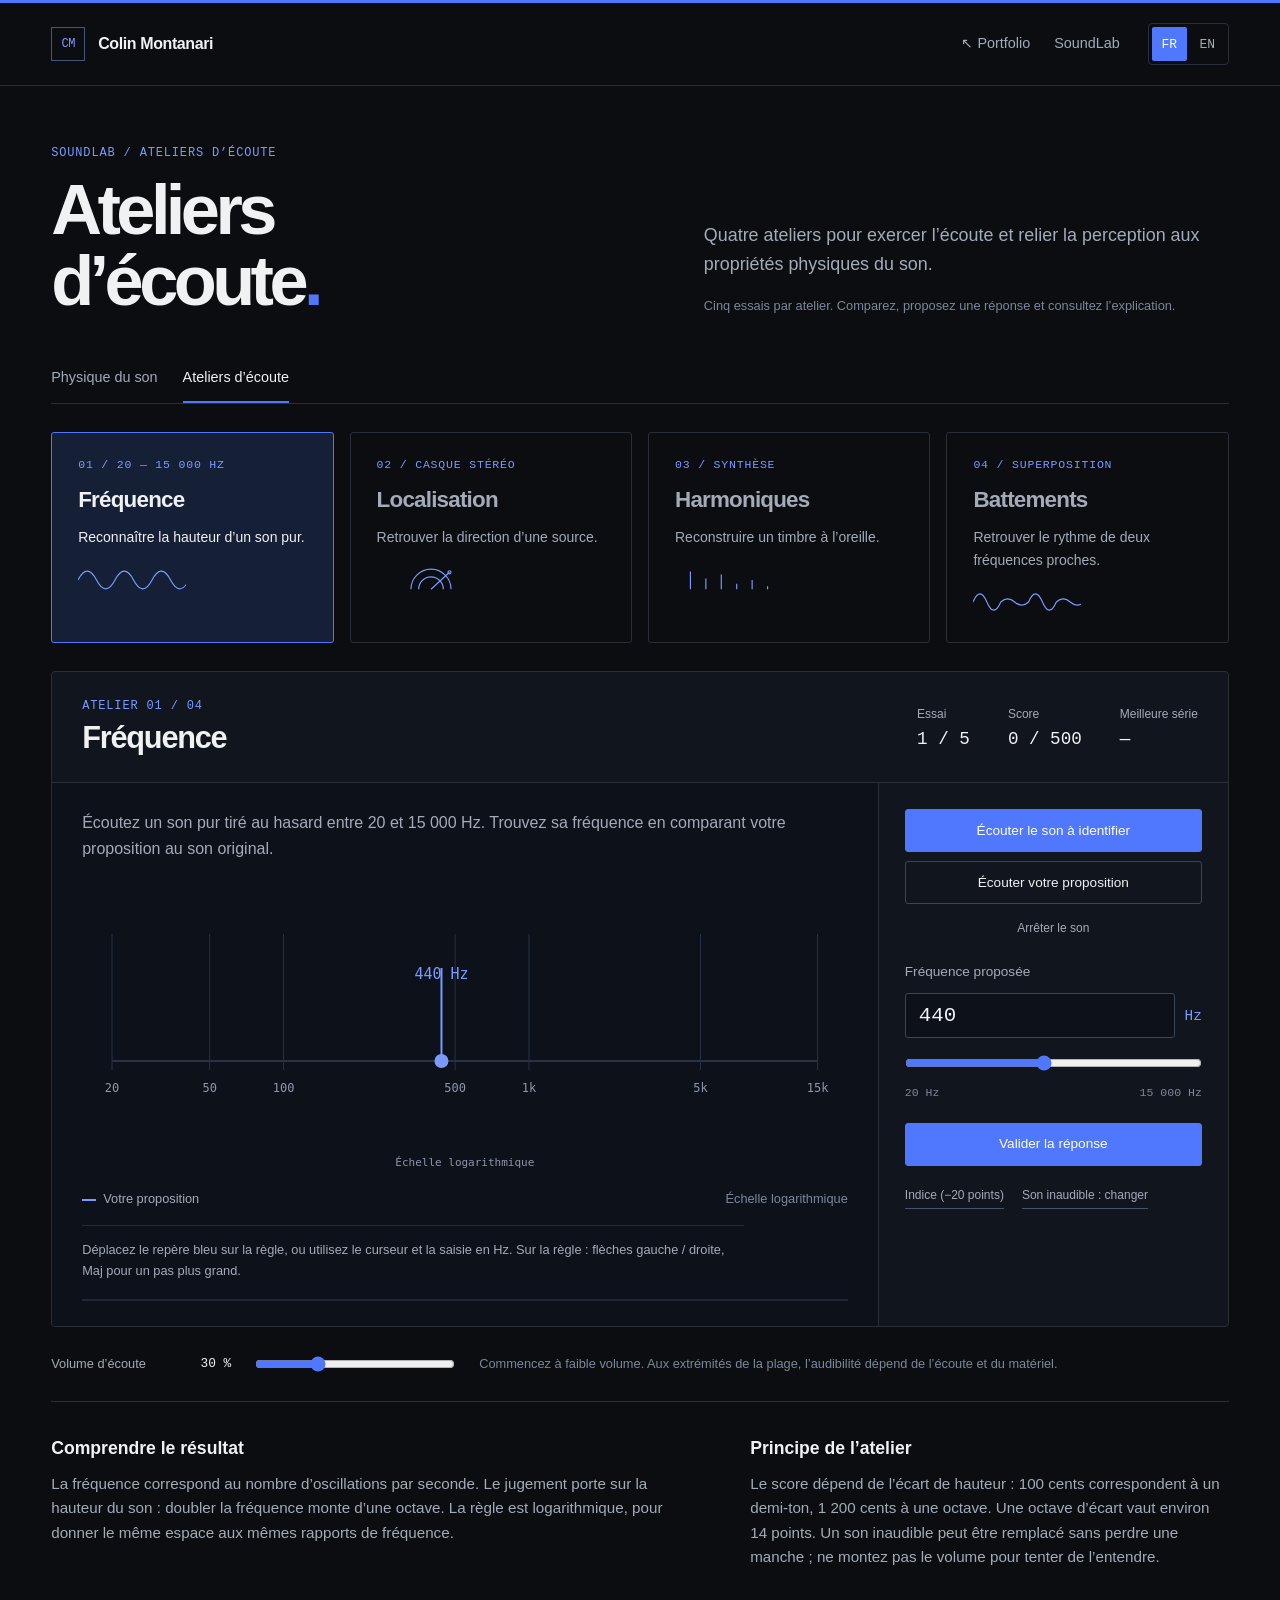
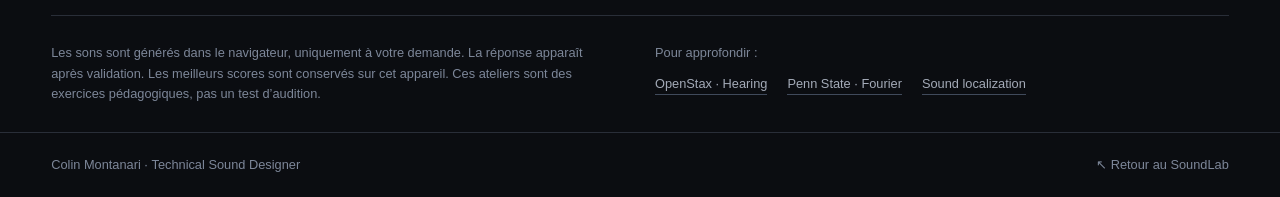
<file: ateliers.html>
<!DOCTYPE html>
<html lang="fr">
<head>
  <meta charset="UTF-8"><meta name="viewport" content="width=device-width, initial-scale=1">
  <meta name="description" content="SoundLab : quatre ateliers d’écoute sur la fréquence, la localisation, les harmoniques et les battements.">
  <meta name="theme-color" content="#0b0d11"><title>Ateliers d’écoute — Colin Montanari</title>
  <link rel="icon" href="data:image/svg+xml,%3Csvg xmlns='http://www.w3.org/2000/svg' viewBox='0 0 64 64'%3E%3Crect width='64' height='64' rx='10' fill='%230b0d11'/%3E%3Ctext x='32' y='41' text-anchor='middle' font-family='Arial,sans-serif' font-size='29' font-weight='700' fill='%235078ff'%3ECM%3C/text%3E%3C/svg%3E">
  <link rel="stylesheet" href="soundlab.css?v=20261007-soundlab"><link rel="stylesheet" href="jeux.css?v=20261007-soundlab">
  <script src="jeux-core.js?v=20261007-soundlab" defer></script><script src="jeux-audio.js?v=20261007-soundlab" defer></script><script src="jeux.js?v=20261007-soundlab" defer></script>
</head>
<body>
  <a class="skip-link" href="#main" data-copy="skip">Aller au contenu</a>
  <header class="shell"><div class="nav"><a class="brand" href="index.html"><span class="brand-mark" aria-hidden="true">CM</span>Colin Montanari</a><div class="nav-actions"><nav class="page-links" aria-label="Navigation"><a class="back" href="index.html" data-copy="portfolio">↖ Portfolio</a><a class="back" href="soundlab.html">SoundLab</a></nav><div class="language-switch" role="group" aria-label="Langue"><button type="button" data-language="fr" aria-label="Français" aria-pressed="true">FR</button><button type="button" data-language="en" aria-label="English" aria-pressed="false">EN</button></div></div></div></header>
  <main class="shell" id="main">
    <section class="intro"><div><p class="mono eyebrow" data-copy="eyebrow">SoundLab / Ateliers d’écoute</p><h1 data-copy="title">Ateliers d’écoute<span>.</span></h1></div><div class="intro-copy"><p data-copy="intro">Quatre ateliers pour exercer l’écoute et relier la perception aux propriétés physiques du son.</p><p class="intro-note" data-copy="introNote">Cinq essais par atelier. Comparez, proposez une réponse et consultez l’explication.</p></div></section>
    <nav class="soundlab-sections" aria-label="Sections SoundLab"><a href="soundlab.html" data-copy="physicsTab" >Physique du son</a><a href="ateliers.html" data-copy="listeningTab" aria-current="page">Ateliers d’écoute</a></nav>
    <nav class="game-menu" aria-label="Ateliers d’écoute">
      <button type="button" class="game-card" data-game="frequency" aria-pressed="true" aria-controls="game"><span class="mono">01 / 20 — 15 000 Hz</span><strong data-copy="frequency">Fréquence</strong><span data-copy="frequencyCard">Reconnaître la hauteur d’un son pur.</span><svg viewBox="0 0 140 26" aria-hidden="true"><path d="M0 13Q12-10 24 13T48 13T72 13T96 13T120 13T144 13"/></svg></button>
      <button type="button" class="game-card" data-game="location" aria-pressed="false" aria-controls="game"><span class="mono" data-copy="locationTag">02 / Casque stéréo</span><strong data-copy="location">Localisation</strong><span data-copy="locationCard">Retrouver la direction d’une source.</span><svg viewBox="0 0 140 26" aria-hidden="true"><path d="M44 25a26 26 0 0 1 52 0M54 25a16 16 0 0 1 32 0M70 25L94 3"/><circle cx="94" cy="3" r="2"/></svg></button>
      <button type="button" class="game-card" data-game="harmonics" aria-pressed="false" aria-controls="game"><span class="mono" data-copy="harmonicsTag">03 / Synthèse</span><strong data-copy="harmonics">Harmoniques</strong><span data-copy="harmonicsCard">Reconstruire un timbre à l’oreille.</span><svg viewBox="0 0 140 26" aria-hidden="true"><path d="M20 25V2M40 25V11M60 25V6M80 25V18M100 25V13M120 25V21"/></svg></button>
      <button type="button" class="game-card" data-game="beats" aria-pressed="false" aria-controls="game"><span class="mono" data-copy="beatsTag">04 / Superposition</span><strong data-copy="beats">Battements</strong><span data-copy="beatsCard">Retrouver le rythme de deux fréquences proches.</span><svg viewBox="0 0 140 26" aria-hidden="true"><path d="M0 13Q9-8 18 13T36 13Q45 5 54 13T72 13Q81-8 90 13T108 13Q117 5 126 13T144 13"/></svg></button>
    </nav>
    <section class="game-panel" id="game" aria-labelledby="game-title">
      <div class="game-header"><div><p class="mono" id="game-number">Atelier 01 / 04</p><h2 id="game-title">Fréquence</h2></div><div class="scoreboard"><div><span data-copy="round">Manche</span><strong id="round-value">1 / 5</strong></div><div><span data-copy="score">Score</span><strong id="score-value">0 / 500</strong></div><div><span data-copy="best">Meilleure série</span><strong id="best-value">—</strong></div></div></div>
      <div class="game-body"><div class="game-stage"><p class="game-task" id="task"></p><div class="game-canvas-wrap"><canvas id="game-canvas" tabindex="0" role="group" aria-describedby="gesture-instructions"></canvas></div><div class="stage-legend"><span class="guess-key" data-copy="yourGuess">Votre proposition</span><span class="target-key" id="target-key" data-copy="answer" hidden>Réponse</span><span id="stage-note"></span></div><p class="interaction-instructions" id="gesture-instructions"></p><div class="playback" aria-hidden="true"><span id="playback-indicator"></span></div></div>
      <aside class="game-controls"><div class="audio-actions"><button type="button" class="small-button primary" id="play-target" aria-pressed="false" data-copy="listenTarget">Écouter le son à identifier</button><button type="button" class="small-button" id="play-guess" aria-pressed="false" data-copy="listenGuess">Écouter votre proposition</button><button type="button" class="stop-button" id="stop" data-copy="stop">Arrêter le son</button></div><div id="guess-controls"></div><button type="button" class="small-button primary validate" id="submit" data-copy="submit">Valider la réponse</button><div class="help-actions"><button type="button" class="text-button" id="hint" data-copy="hint">Indice (−20 points)</button><button type="button" class="text-button" id="replace" data-copy="replace">Son inaudible : changer</button></div><p id="hint-text" class="hint-text" hidden></p><p class="game-message" id="message" role="status" aria-live="polite"></p></aside></div>
      <div class="result" id="result" hidden><div><p class="mono" data-copy="result">Résultat</p><h3 id="result-title"></h3><p id="result-copy"></p></div><div class="result-actions"><strong id="round-score"></strong><button type="button" class="small-button primary" id="next" data-copy="next">Manche suivante</button></div></div>
    </section>
    <div class="listening-settings"><label for="volume"><span data-copy="volume">Volume d’écoute</span><output id="volume-value" for="volume">30 %</output></label><input type="range" id="volume" min="0" max="100" value="30" step="1"><p id="listening-note"></p></div>
    <section class="explanation"><div><h3 data-copy="understand">Comprendre le résultat</h3><p id="learning"></p></div><div><h3 data-copy="rules">Principe de l’atelier</h3><p id="rules"></p></div></section>
    <section class="series" id="series" hidden aria-labelledby="series-title"><div class="series-heading"><h2 id="series-title" data-copy="series">Bilan de la série</h2><p id="series-total"></p></div><ol id="series-list"></ol></section>
    <section class="method"><div><p data-copy="method">Les sons sont générés dans le navigateur, uniquement à votre demande. Les propositions restent visibles ; la réponse apparaît après validation. Les meilleurs scores sont conservés sur cet appareil.</p></div><div><p data-copy="sources">Pour approfondir :</p><div class="sources"><a href="https://openstax.org/books/college-physics-2e/pages/17-6-hearing" target="_blank" rel="noopener">OpenStax · Hearing</a><a href="https://www.acs.psu.edu/drussell/Demos/Fourier/Fourier.html" target="_blank" rel="noopener">Penn State · Fourier</a><a href="https://pmc.ncbi.nlm.nih.gov/articles/PMC3858499/" target="_blank" rel="noopener">Sound localization</a></div></div></section>
    <noscript><p>Activez JavaScript pour utiliser les ateliers. / Enable JavaScript to use the workshops.</p></noscript>
  </main><footer class="shell"><span>Colin Montanari · <span lang="en">Technical Sound Designer</span></span><a href="soundlab.html" data-copy="backLab">↖ Retour au SoundLab</a></footer>
</body>
</html>
</file>
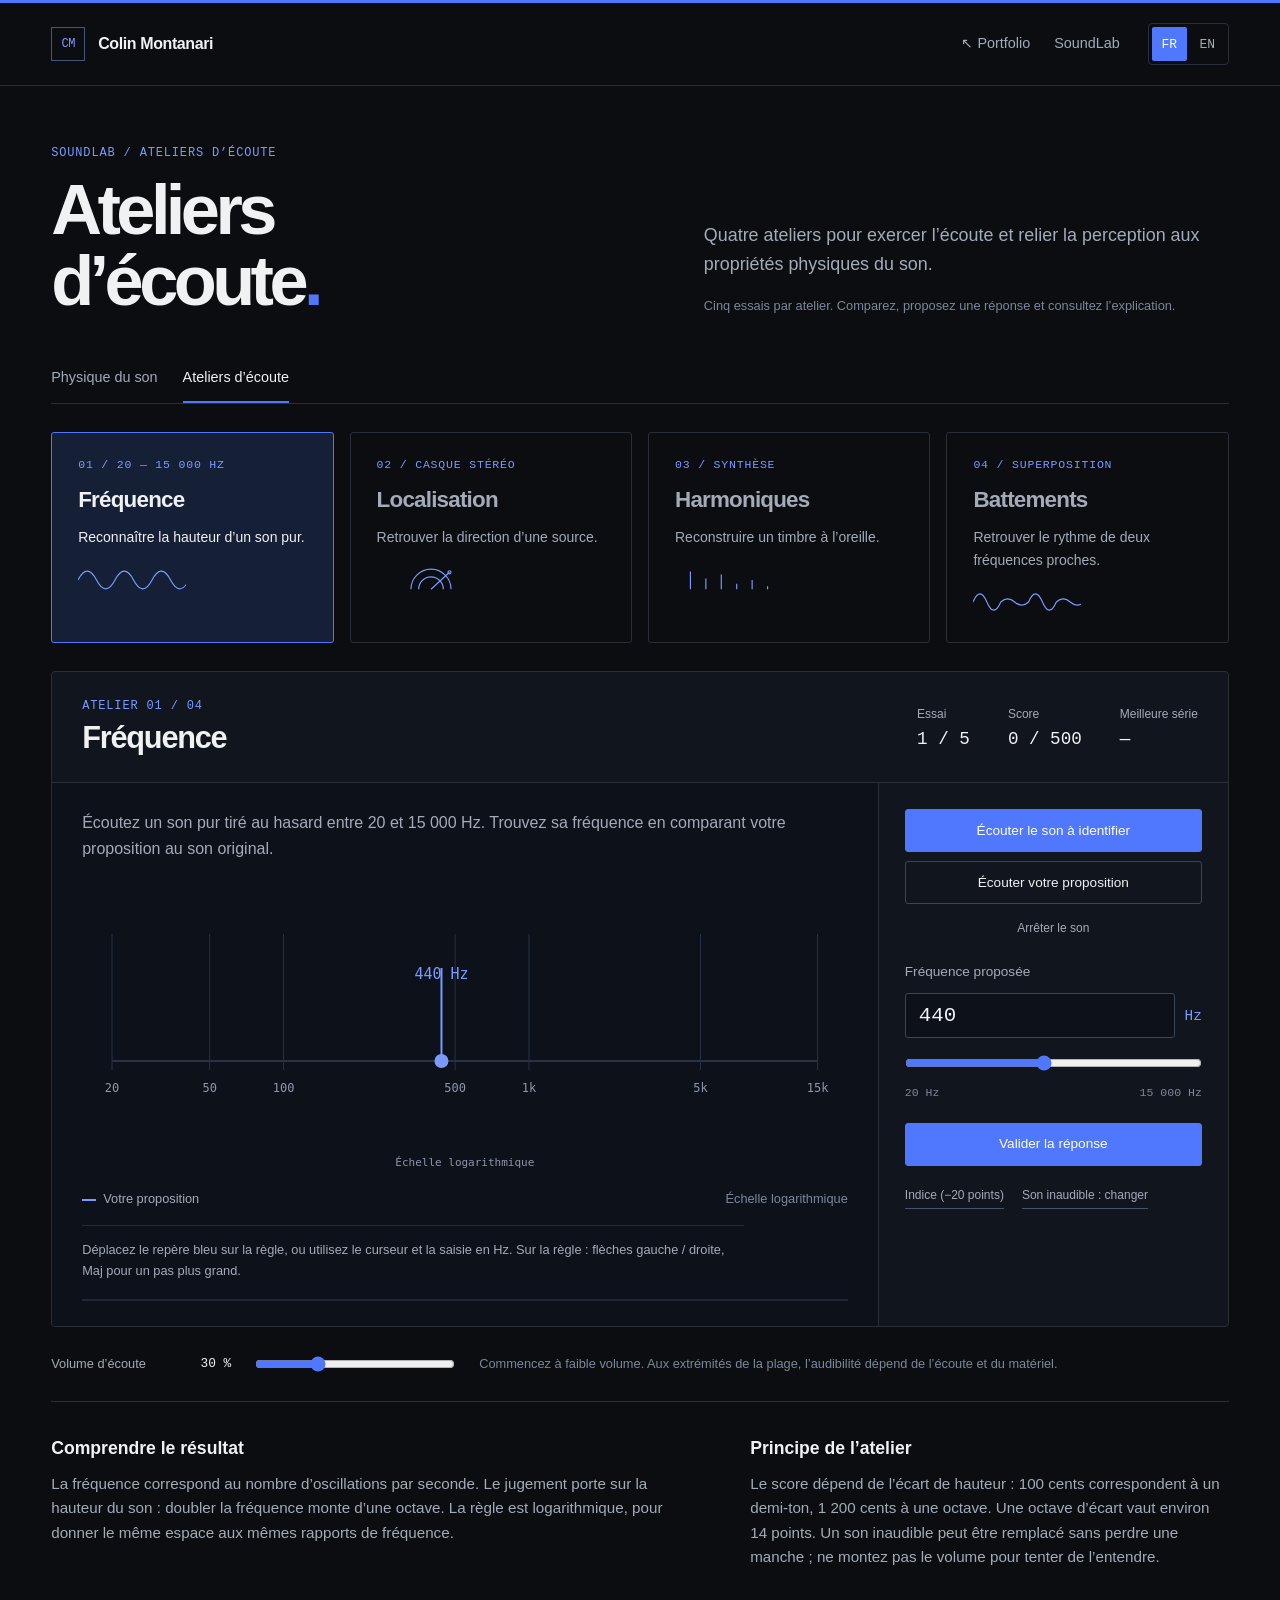
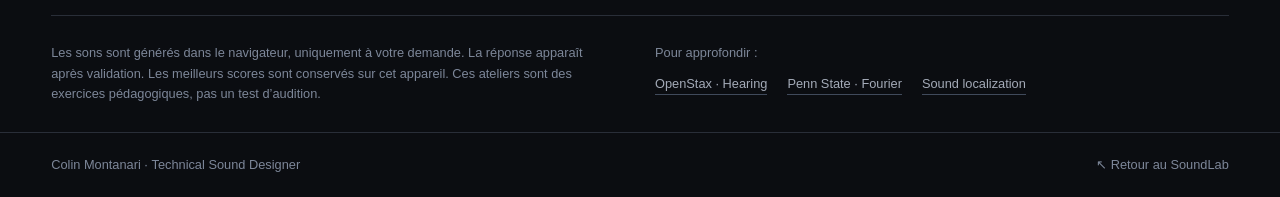
<file: jeux.html>
<!doctype html><html lang="fr"><head><meta charset="utf-8"><meta name="viewport" content="width=device-width,initial-scale=1"><title>SoundLab · Ateliers d’écoute</title><meta http-equiv="refresh" content="0;url=ateliers.html"></head><body><p><a href="ateliers.html">SoundLab · Ateliers d’écoute</a></p><script>location.replace('ateliers.html'+location.search+location.hash);</script></body></html>
</file>
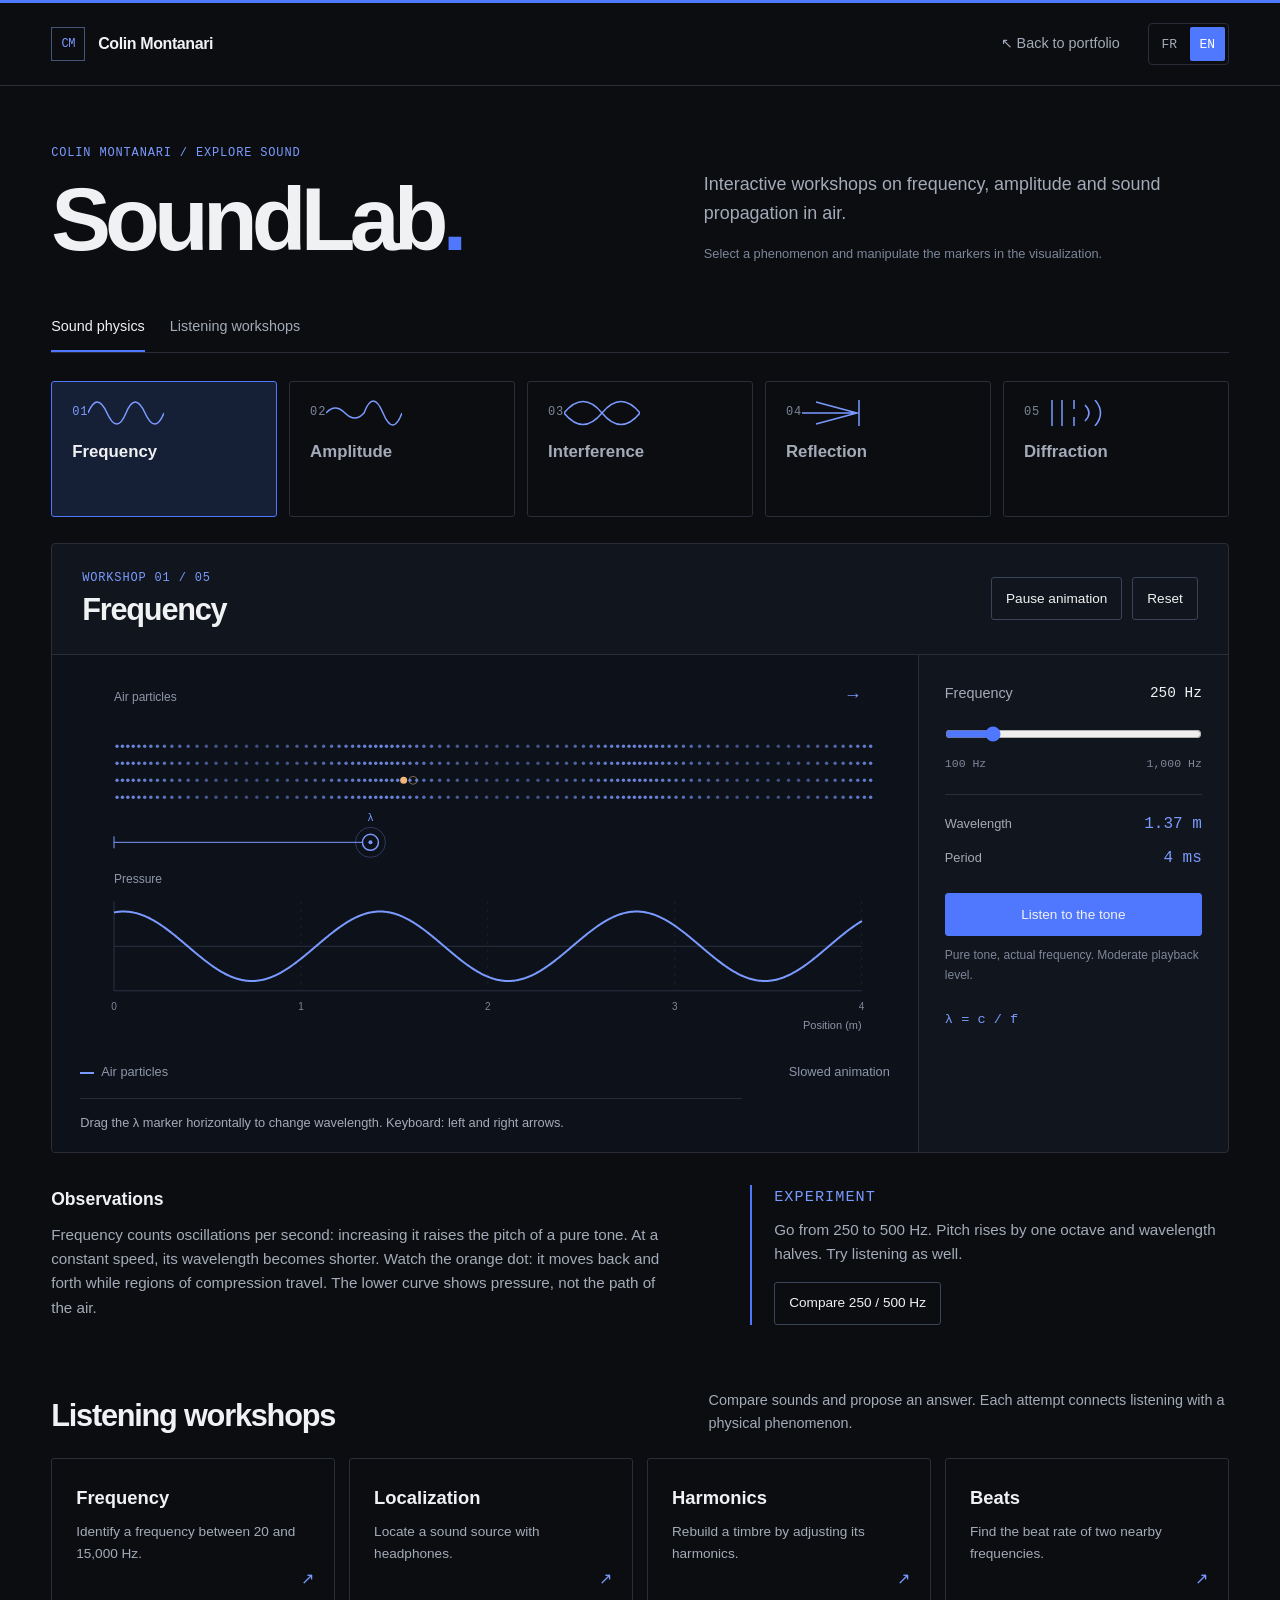
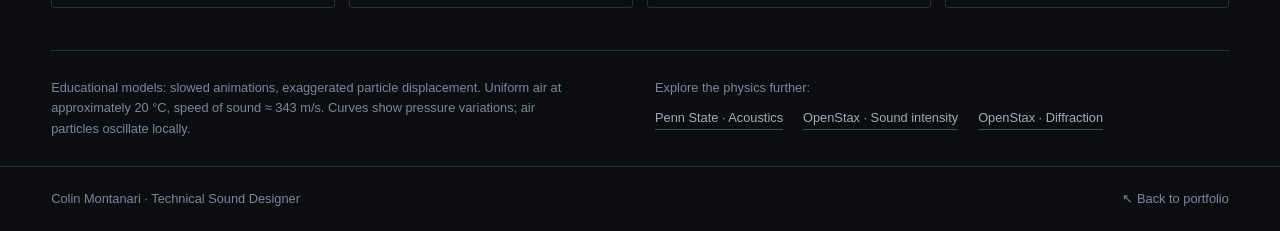
<file: soundlab.html>
<!DOCTYPE html>
<html lang="fr">
<head>
  <meta charset="UTF-8">
  <meta name="viewport" content="width=device-width, initial-scale=1">
  <meta name="description" content="SoundLab de Colin Montanari : cinq ateliers interactifs pour explorer la physique du son.">
  <meta name="theme-color" content="#0b0d11">
  <title>SoundLab — Colin Montanari</title>
  <link rel="icon" href="data:image/svg+xml,%3Csvg xmlns='http://www.w3.org/2000/svg' viewBox='0 0 64 64'%3E%3Crect width='64' height='64' rx='10' fill='%230b0d11'/%3E%3Ctext x='32' y='41' text-anchor='middle' font-family='Arial,sans-serif' font-size='29' font-weight='700' fill='%235078ff'%3ECM%3C/text%3E%3C/svg%3E">
  <link rel="stylesheet" href="soundlab.css?v=20261007-soundlab">
  <script src="soundlab-physics.js" defer></script>
  <script src="soundlab.js?v=20261007-soundlab" defer></script>
</head>
<body>
  <a class="skip-link" href="#main" data-copy="skip">Aller au contenu</a>
  <header class="shell"><div class="nav">
    <a class="brand" href="index.html"><span class="brand-mark" aria-hidden="true">CM</span>Colin Montanari</a>
    <div class="nav-actions"><nav class="page-links" aria-label="Navigation"><a class="back" href="index.html" data-copy="back">↖ Retour au portfolio</a></nav>
      <div class="language-switch" role="group" aria-label="Langue">
        <button type="button" data-language="fr" aria-label="Français" aria-pressed="true">FR</button>
        <button type="button" data-language="en" aria-label="English" aria-pressed="false">EN</button>
      </div>
    </div>
  </div></header>
  <main class="shell" id="main">
    <section class="intro" aria-labelledby="title">
      <div><p class="mono eyebrow" data-copy="eyebrow">Colin Montanari / Explorer le son</p><h1 id="title">SoundLab<span>.</span></h1></div>
      <div class="intro-copy"><p data-copy="intro">Ateliers interactifs sur la fréquence, l’amplitude et la propagation du son dans l’air.</p><p class="intro-note" data-copy="introNote">Sélectionnez un phénomène et manipulez les repères dans la visualisation.</p></div>
    </section>
<nav class="soundlab-sections" aria-label="Sections SoundLab"><a href="soundlab.html" data-copy="physicsTab" aria-current="page">Physique du son</a><a href="ateliers.html" data-copy="listeningTab" >Ateliers d’écoute</a></nav>
    <nav class="workshops" aria-label="Ateliers SoundLab">
      <button class="workshop" type="button" data-workshop="frequency" aria-pressed="true" aria-controls="studio"><span class="workshop-top"><span class="mono">01</span><svg viewBox="0 0 76 26" aria-hidden="true"><path d="M0 13Q9-9 19 13T38 13T57 13T76 13"/></svg></span><strong data-copy="frequency">Fréquence</strong></button>
      <button class="workshop" type="button" data-workshop="amplitude" aria-pressed="false" aria-controls="studio"><span class="workshop-top"><span class="mono">02</span><svg viewBox="0 0 76 26" aria-hidden="true"><path d="M0 13Q9 3 19 13T38 13Q47-11 57 13T76 13"/></svg></span><strong data-copy="amplitude">Amplitude</strong></button>
      <button class="workshop" type="button" data-workshop="interference" aria-pressed="false" aria-controls="studio"><span class="workshop-top"><span class="mono">03</span><svg viewBox="0 0 76 26" aria-hidden="true"><path d="M0 13Q19-10 38 13T76 13M0 13Q19 36 38 13T76 13"/></svg></span><strong data-copy="interference">Interférences</strong></button>
      <button class="workshop" type="button" data-workshop="reflection" aria-pressed="false" aria-controls="studio"><span class="workshop-top"><span class="mono">04</span><svg viewBox="0 0 76 26" aria-hidden="true"><path d="M14 24L55 13 14 2M57 0V26M0 13H55"/></svg></span><strong data-copy="reflection">Réflexion</strong></button>
      <button class="workshop" type="button" data-workshop="diffraction" aria-pressed="false" aria-controls="studio"><span class="workshop-top"><span class="mono">05</span><svg viewBox="0 0 76 26" aria-hidden="true"><path d="M12 0V26M22 0V26M34 0V9M34 17V26M45 5Q53 13 45 21M55 0Q66 13 55 26"/></svg></span><strong data-copy="diffraction">Diffraction</strong></button>
    </nav>
    <section class="studio" id="studio" aria-labelledby="workshop-title">
      <div class="studio-heading"><div><p class="mono" id="workshop-number">Atelier 01 / 05</p><h2 id="workshop-title">Fréquence</h2></div><div class="transport"><button class="small-button" type="button" id="pause" aria-pressed="false" data-copy="pause">Mettre en pause</button><button class="small-button" type="button" id="reset" data-copy="reset">Réinitialiser</button></div></div>
      <div class="studio-body">
        <div class="visual"><div class="canvas-wrap"><canvas id="lab-canvas" role="group" tabindex="0" aria-describedby="interaction-instructions" aria-label="Mouvement longitudinal des particules d’air et pression"></canvas></div><div class="visual-caption"><div class="legend" id="legend"></div><span id="view-note"></span></div><p class="interaction-instructions" id="interaction-instructions"></p></div>
        <div class="controls"><div id="inputs"></div><div class="metrics" id="metrics"></div><div class="probe-readout" id="probe-readout" hidden><div class="probe-label"><span data-copy="probePressure">Pression locale</span><span id="probe-value">0</span></div><canvas id="probe-trace" width="280" height="76" role="img" aria-label="Historique de la pression au capteur"></canvas><p data-copy="probeNote">Valeurs relatives du modèle. Le tracé suit la pression au capteur.</p></div><button type="button" class="small-button listen" id="listen" aria-pressed="false" data-copy="listen">Écouter le son</button><p class="audio-note" id="audio-note" data-copy="audioNote">Son pur, fréquence réelle. Niveau d’écoute modéré.</p><p class="audio-error" id="audio-error" role="status" hidden></p><p class="formula" id="formula"></p></div>
      </div>
    </section>
    <section class="explanation" aria-labelledby="explanation-title"><div><h3 id="explanation-title" data-copy="observe">Observations</h3><p id="explanation"></p></div><div class="challenge"><p class="mono" data-copy="try">Expérience</p><p id="challenge-text"></p><button class="small-button" type="button" id="challenge"></button></div></section>
    <section class="listening-hub" aria-labelledby="listening-hub-title"><div class="listening-hub-heading"><h2 id="listening-hub-title" data-copy="listeningTab">Ateliers d’écoute</h2><p data-copy="listeningIntro">Comparez les sons et proposez une réponse. Chaque essai permet de relier votre écoute à un phénomène.</p></div><div class="listening-hub-cards"><a class="listening-hub-card" href="ateliers.html#frequency"><h3 data-copy="frequency"></h3><p data-copy="frequencyExercise"></p><span aria-hidden="true">↗</span></a><a class="listening-hub-card" href="ateliers.html#location"><h3 data-copy="locationWorkshop"></h3><p data-copy="locationExercise"></p><span aria-hidden="true">↗</span></a><a class="listening-hub-card" href="ateliers.html#harmonics"><h3 data-copy="harmonicsWorkshop"></h3><p data-copy="harmonicsExercise"></p><span aria-hidden="true">↗</span></a><a class="listening-hub-card" href="ateliers.html#beats"><h3 data-copy="beatsWorkshop"></h3><p data-copy="beatsExercise"></p><span aria-hidden="true">↗</span></a></div></section>
    <section class="method" aria-label="À propos des expériences"><div><p data-copy="method">Modèles pédagogiques : animations ralenties, déplacements des particules amplifiés. Air homogène à environ 20 °C, vitesse du son ≈ 343 m/s. Les courbes montrent des variations de pression ; l’air oscille sur place.</p></div><div><p data-copy="sources">Pour approfondir les phénomènes :</p><div class="sources"><a href="https://www.acs.psu.edu/drussell/demos.html" target="_blank" rel="noopener">Penn State · Acoustics</a><a href="https://openstax.org/books/college-physics-2e/pages/17-3-sound-intensity-and-sound-level" target="_blank" rel="noopener">OpenStax · Sound intensity</a><a href="https://openstax.org/books/university-physics-volume-3/pages/4-1-single-slit-diffraction" target="_blank" rel="noopener">OpenStax · Diffraction</a></div></div></section>
    <noscript><p>Activez JavaScript pour utiliser les ateliers interactifs. / Enable JavaScript to use the interactive workshops.</p></noscript>
  </main>
  <footer class="shell"><span>Colin Montanari · <span lang="en">Technical Sound Designer</span></span><a href="index.html" data-copy="back">↖ Retour au portfolio</a></footer>
</body>
</html>
</file>
<file: soundlab.css>
:root{--bg:#0b0d11;--surface:#11151d;--text:#f0f1f3;--muted:#a4abb8;--blue:#7b9aff;--electric:#5078ff;--line:#292e38;--amber:#efb87a;--gutter:clamp(22px,4vw,104px)}
*,*::before,*::after{box-sizing:border-box}body{margin:0;background:var(--bg);color:var(--text);font:400 1rem/1.6 'Segoe UI',Arial,sans-serif;-webkit-font-smoothing:antialiased}a{color:inherit;text-decoration:none}button,input{font:inherit}button{cursor:pointer}a:focus-visible,button:focus-visible,input:focus-visible{outline:2px solid var(--blue);outline-offset:5px}::selection{background:var(--electric);color:white}[hidden]{display:none!important}.shell{padding-inline:var(--gutter)}.mono{font-family:Consolas,'Courier New',monospace;font-size:.75rem;text-transform:uppercase;letter-spacing:.07em}.sr-only{position:absolute;width:1px;height:1px;padding:0;overflow:hidden;clip:rect(0,0,0,0);white-space:nowrap}
header{border-top:3px solid var(--electric);border-bottom:1px solid var(--line)}.nav{min-height:82px;display:flex;align-items:center;justify-content:space-between;gap:22px}.brand{display:flex;align-items:center;gap:13px;font-weight:650;letter-spacing:-.025em}.brand-mark{display:grid;place-items:center;width:34px;height:34px;border:1px solid #455575;color:var(--blue);font:.75rem Consolas,monospace}.nav-actions{display:flex;align-items:center;gap:28px}.back{color:var(--muted);font-size:.9rem}.back:hover{color:var(--blue)}.language-switch{display:flex;gap:3px;padding:3px;border:1px solid var(--line);border-radius:4px}.language-switch button{border:0;background:transparent;color:var(--muted);min-height:34px;min-width:35px;border-radius:2px;font:.8125rem Consolas,monospace}.language-switch [aria-pressed=true]{background:var(--electric);color:white}.skip-link{position:absolute;top:10px;left:10px;padding:10px;background:white;color:#0b0d11;z-index:20;transform:translateY(-160%)}.skip-link:focus{transform:none}
.intro{padding-block:58px 38px;display:grid;grid-template-columns:1fr 1fr;align-items:end;gap:40px}.eyebrow{color:var(--blue);margin:0 0 12px}h1{font-size:clamp(4rem,7vw,8rem);line-height:1;letter-spacing:-.065em;margin:0;font-weight:600}h1 span{color:var(--electric)}.intro-copy{max-width:59ch;justify-self:end}.intro-copy p{font-size:clamp(1.05rem,1.4vw,1.3rem);color:var(--muted);margin:0}.intro-note{margin-top:17px!important;font-size:.8rem!important;color:#7d8799!important}
.workshops{display:grid;grid-template-columns:repeat(5,minmax(0,1fr));gap:12px;margin-bottom:26px}.workshop{position:relative;display:flex;flex-direction:column;gap:13px;text-align:left;min-height:136px;background:transparent;color:var(--muted);border:1px solid var(--line);border-radius:3px;padding:18px 20px;transition:background .2s,border-color .2s}.workshop:hover{border-color:#596173;background:#141b29}.workshop[aria-pressed=true]{background:#151f36;border-color:var(--electric);color:var(--text)}.workshop-top{display:flex;align-items:center;justify-content:space-between}.workshop svg{width:76px;height:26px;stroke:var(--blue);fill:none;stroke-width:1.5}.workshop strong{font-weight:550;font-size:1.05rem}.workshop .mono{color:#7d8799}.workshop[aria-pressed=true] .mono{color:var(--blue)}
.studio{border:1px solid var(--line);border-radius:4px;overflow:hidden;background:var(--surface)}.studio-heading{padding:25px 30px;display:flex;justify-content:space-between;align-items:center;gap:22px;border-bottom:1px solid var(--line)}h2{font-size:clamp(1.6rem,2.4vw,2.5rem);font-weight:550;letter-spacing:-.04em;line-height:1.2;margin:4px 0 0}.studio-heading .mono{color:var(--blue);margin:0}.transport{display:flex;gap:10px}.small-button{border:1px solid #3b4559;background:transparent;color:var(--text);padding:9px 14px;min-height:43px;border-radius:3px;font-size:.85rem;white-space:nowrap}.small-button:hover{background:#1c273d;border-color:var(--blue)}.studio-body{display:grid;grid-template-columns:minmax(0,1fr) 310px}.visual{position:relative;background:#0d1119;padding:24px 28px 16px;min-width:0}.canvas-wrap{width:100%;height:clamp(290px,29vw,480px);position:relative}.canvas-wrap canvas{display:block;width:100%;height:100%}.visual-caption{display:flex;justify-content:space-between;gap:16px;color:#8d97aa;font-size:.8rem;margin-top:12px}.legend{display:flex;gap:18px;flex-wrap:wrap}.legend span::before{content:'';display:inline-block;width:14px;height:2px;margin-right:7px;vertical-align:middle;background:var(--blue)}.legend span:nth-child(2)::before{background:var(--amber)}.legend span:nth-child(3)::before{background:#edf0f7}.controls{border-left:1px solid var(--line);padding:27px 26px}.control{margin-bottom:24px}.control label{display:flex;justify-content:space-between;gap:12px;font-size:.9rem;margin-bottom:14px;color:var(--muted)}output{font-family:Consolas,monospace;color:var(--text);white-space:nowrap}input[type=range]{width:100%;accent-color:var(--electric);cursor:pointer;min-height:30px;margin:0}.range-ends{display:flex;justify-content:space-between;color:#7d8799;font:.72rem Consolas,monospace}.metrics{display:grid;gap:14px;border-top:1px solid var(--line);padding-top:19px;margin-top:24px}.metric{display:flex;justify-content:space-between;align-items:baseline;gap:12px}.metric span{font-size:.8rem;color:var(--muted)}.metric strong{font:500 1rem Consolas,monospace;color:var(--blue)}.listen{background:var(--electric);border:1px solid var(--electric);width:100%;margin-top:25px}.listen[aria-pressed=true]{background:#1b2b4c;border-color:var(--blue)}.audio-note{color:#7d8799;font-size:.75rem;margin:10px 0 0}.audio-error{color:var(--amber);font-size:.8rem}.formula{font:400 .85rem/1.8 Consolas,monospace;color:var(--blue);margin:23px 0 0}
.explanation{display:grid;grid-template-columns:1.3fr 1fr;gap:clamp(25px,6vw,110px);padding-block:32px 46px}.explanation h3{font-size:1.1rem;font-weight:550;margin:0 0 10px}.explanation p{color:var(--muted);margin:0;max-width:76ch;font-size:.95rem}.challenge{border-left:2px solid var(--electric);padding-left:22px}.challenge .mono{color:var(--blue);margin-bottom:9px}.challenge button{margin-top:15px}.method{padding-block:27px;border-top:1px solid var(--line);display:grid;grid-template-columns:1fr 1fr;gap:30px;color:#7d8799;font-size:.8rem}.method p{margin:0;max-width:75ch}.sources{display:flex;flex-wrap:wrap;gap:8px 20px;margin-top:10px}.sources a{color:var(--muted);border-bottom:1px solid #404a5b}.sources a:hover{color:var(--blue)}footer{border-top:1px solid var(--line);padding-block:22px;display:flex;justify-content:space-between;gap:22px;color:#7d8799;font-size:.8rem}footer a:hover{color:var(--blue)}
@media(min-width:1800px){.studio-body{grid-template-columns:minmax(0,1fr) 380px}.controls{padding:32px}.canvas-wrap{height:510px}.workshop{min-height:150px}.visual{padding:30px 38px}}
@media(max-width:1050px){.workshop{padding:15px 12px}.workshop strong{font-size:.9rem}.studio-body{grid-template-columns:minmax(0,1fr) 270px}.visual{padding:20px 16px}.controls{padding:24px 20px}.intro{gap:24px}.canvas-wrap{height:340px}}
@media(max-width:760px){.intro{grid-template-columns:1fr;gap:24px;padding-top:35px}.intro-copy{justify-self:start}.workshops{grid-template-columns:repeat(5,160px);overflow-x:auto;padding-bottom:10px;scroll-snap-type:x proximity}.workshop{scroll-snap-align:start;min-height:114px}.studio-body{grid-template-columns:1fr}.controls{border-left:0;border-top:1px solid var(--line);display:grid;grid-template-columns:1fr 1fr;gap:20px}.control{margin:0}.metrics{grid-column:1/-1;margin:0;grid-template-columns:1fr 1fr}.listen,.audio-note,.formula,.audio-error{grid-column:1/-1;margin:0}.formula{margin-top:0}.studio-heading{padding:20px}.explanation{grid-template-columns:1fr;gap:27px}.method{grid-template-columns:1fr;gap:20px}.canvas-wrap{height:320px}.nav{min-height:72px}.brand{font-size:.9rem}.nav-actions{gap:16px}.back{font-size:.8rem}}
@media(max-width:460px){.nav{flex-wrap:wrap;gap:12px;padding-block:13px}.nav-actions{display:contents}.brand{order:1}.language-switch{order:2;margin-left:auto}.back{order:3;width:100%}h1{font-size:4.4rem}.intro-copy p{font-size:1rem}.studio-heading{align-items:start;flex-direction:column;gap:15px}.transport{width:100%}.transport button{flex:1}.visual{padding:14px 10px}.visual-caption{flex-direction:column;gap:5px;padding-inline:5px}.canvas-wrap{height:285px}.controls{grid-template-columns:1fr;padding:22px}.metrics{grid-template-columns:1fr 1fr}.metric{flex-direction:column;gap:3px}.control{margin-bottom:5px}footer{flex-direction:column;gap:6px}.explanation{padding-block:28px 36px}}
#inputs{min-width:0}
#lab-canvas{touch-action:none;outline-offset:3px;border-radius:2px}
#lab-canvas.is-dragging{cursor:grabbing!important}
.interaction-instructions{margin:15px 0 3px;padding-top:13px;border-top:1px solid #222c3d;color:var(--muted);font-size:.8rem;line-height:1.65;max-width:93ch}
.probe-readout{grid-column:1/-1;border-top:1px solid var(--line);padding-top:16px;margin-top:20px}
.probe-label{display:flex;justify-content:space-between;gap:14px;color:var(--muted);font-size:.8rem}
#probe-value{font:400 .9rem Consolas,monospace}
#probe-trace{display:block;width:100%;height:76px;margin-top:8px;background:#0d1119;border:1px solid #222c3d}
.probe-readout p{font-size:.75rem;color:#7d8799;margin:8px 0 0}
#inputs.has-probe{display:grid;grid-template-columns:1fr 1fr;gap:17px}
#inputs.has-probe .control{margin-bottom:0}
#inputs.has-probe .control:first-child{grid-column:1/-1}
#inputs.has-probe .control label{flex-wrap:wrap;gap:5px;font-size:.82rem;margin-bottom:6px}
@media(max-width:760px){#inputs{grid-column:1/-1;display:grid;grid-template-columns:1fr 1fr;gap:24px}}
@media(max-width:460px){#inputs{grid-template-columns:1fr}}
@media(prefers-reduced-motion:reduce){*{scroll-behavior:auto!important;transition:none!important}}
.page-links{display:flex;align-items:center;gap:24px}
@media(max-width:620px){.nav{flex-wrap:wrap;gap:12px;padding-block:13px}.nav-actions{display:contents}.brand{order:1}.language-switch{order:2;margin-left:auto}.page-links{order:3;width:100%;flex-wrap:wrap;gap:12px 24px}.page-links .back{width:auto}}
.soundlab-sections{display:flex;gap:8px 25px;flex-wrap:wrap;margin:0 0 28px;border-bottom:1px solid var(--line)}.soundlab-sections a{padding:12px 0;color:var(--muted);font-size:.9rem;border-bottom:2px solid transparent}.soundlab-sections a[aria-current=page]{color:var(--text);border-color:var(--electric)}.soundlab-sections a:hover{color:var(--blue)}
.listening-hub{padding:18px 0 42px}.listening-hub-heading{display:flex;justify-content:space-between;gap:32px;align-items:end;margin-bottom:23px}.listening-hub-heading p{max-width:65ch;color:var(--muted);margin:0;font-size:.9rem}.listening-hub-cards{display:grid;grid-template-columns:repeat(4,minmax(0,1fr));gap:14px}.listening-hub-card{position:relative;padding:24px 24px 42px;border:1px solid var(--line);border-radius:3px}.listening-hub-card h3{font-size:1.15rem;font-weight:550;margin:0 0 9px}.listening-hub-card p{font-size:.85rem;color:var(--muted);margin:0}.listening-hub-card span{position:absolute;bottom:15px;right:20px;color:var(--blue)}.listening-hub-card:hover{border-color:var(--electric);background:#131d30}
@media(max-width:900px){.listening-hub-cards{grid-template-columns:repeat(2,minmax(0,1fr))}.listening-hub-heading{flex-direction:column;align-items:start;gap:17px}}
@media(max-width:460px){.listening-hub-cards{grid-template-columns:1fr}.soundlab-sections{gap:20px}.soundlab-sections a{font-size:.83rem}}
</file>
<file: jeux.css>
.intro h1{font-size:clamp(3.7rem,6.2vw,7rem);max-width:12ch}.game-menu{display:grid;grid-template-columns:repeat(3,minmax(0,1fr));gap:16px;margin-bottom:28px}.game-card{position:relative;display:flex;flex-direction:column;align-items:start;gap:8px;padding:23px 26px 27px;border:1px solid var(--line);background:transparent;border-radius:3px;color:var(--muted);text-align:left;min-width:0}.game-card:hover{background:#121b2c;border-color:#596173}.game-card[aria-pressed=true]{background:#151f36;border-color:var(--electric);color:var(--text)}.game-card .mono{color:var(--blue);font-size:.72rem}.game-card strong{font-size:1.4rem;font-weight:550;letter-spacing:-.035em}.game-card>span:last-of-type{font-size:.875rem;max-width:40ch}.game-card svg{width:108px;height:26px;margin-top:10px;stroke:var(--blue);stroke-width:1.5;fill:none}
.game-panel{background:var(--surface);border:1px solid var(--line);border-radius:4px;overflow:hidden}.game-header{padding:25px 30px;border-bottom:1px solid var(--line);display:flex;align-items:center;justify-content:space-between;gap:30px}.game-header .mono{color:var(--blue);margin:0}.scoreboard{display:flex;gap:38px}.scoreboard div{display:flex;flex-direction:column;gap:5px}.scoreboard span{color:var(--muted);font-size:.75rem}.scoreboard strong{font:400 1.1rem Consolas,monospace;color:var(--text)}.game-body{display:grid;grid-template-columns:minmax(0,1fr) 350px}.game-stage{padding:27px 30px 25px;background:#0d1119;min-width:0}.game-task{color:var(--muted);font-size:1rem;max-width:83ch;margin:0 0 8px}.game-canvas-wrap{height:clamp(275px,25vw,390px);position:relative}#game-canvas{display:block;width:100%;height:100%;touch-action:none;border-radius:3px;outline-offset:4px;cursor:grab}#game-canvas.is-dragging{cursor:grabbing}.stage-legend{display:flex;align-items:center;gap:15px;flex-wrap:wrap;font-size:.8rem;color:var(--muted)}.guess-key::before,.target-key::before{content:'';display:inline-block;width:14px;height:2px;background:var(--blue);margin-right:7px;vertical-align:middle}.target-key::before{background:var(--amber)}#stage-note{margin-left:auto;color:#7d8799}.playback{height:2px;margin-top:18px;background:#202837}.playback span{display:block;width:0;height:100%;background:var(--blue);transition:width 1.7s linear}.playback.playing span{width:100%}
.game-controls{padding:26px;border-left:1px solid var(--line)}.audio-actions{display:grid;gap:9px}.primary{background:var(--electric);border-color:var(--electric);color:white}.primary:hover{background:#4266df}.audio-actions [aria-pressed=true]{background:#203967;border-color:var(--blue)}button:disabled{opacity:.45;cursor:default}.stop-button{background:transparent;color:var(--muted);font-size:.75rem;border:0;padding:6px;margin-bottom:17px}.stop-button:hover{color:white}.guess-input{margin-bottom:19px}.guess-input label{display:flex;justify-content:space-between;align-items:center;gap:10px;color:var(--muted);font-size:.85rem;margin-bottom:10px}.number-wrap{display:flex;gap:10px;align-items:center;margin-bottom:10px}.number-wrap input{min-width:0;width:100%;color:var(--text);font:400 1.3rem Consolas,monospace;background:#0d1119;border:1px solid #3b4559;padding:10px 13px;border-radius:3px}.number-wrap span{color:var(--blue);font:.9rem Consolas,monospace}.validate{width:100%;margin-top:5px}.help-actions{display:flex;flex-wrap:wrap;gap:10px 18px;margin-top:17px}.text-button{border:0;border-bottom:1px solid #46526a;background:transparent;color:var(--muted);font-size:.75rem;padding:3px 0;text-align:left}.text-button:hover{color:var(--blue)}.hint-text,.game-message{font-size:.8rem;color:var(--amber);margin:15px 0 0}.game-message:empty{display:none}.harmonic-control{margin-bottom:14px}.harmonic-control label{margin-bottom:2px;font-size:.8rem}.partial-button{width:32px;min-height:30px;border:1px solid #3b4559;border-radius:3px;background:transparent;color:var(--blue);display:grid;place-items:center;padding:5px}.partial-button svg{width:14px;height:14px;fill:currentColor}.partial-name{display:flex;align-items:center;gap:8px}.partial-name small{font:.7rem Consolas,monospace;color:#7d8799}.fundamental-label{padding-bottom:13px;border-bottom:1px solid var(--line);color:var(--muted);font-size:.85rem}.fundamental-label strong{color:var(--blue);font:400 .9rem Consolas,monospace;float:right}.partial-reset{margin-bottom:20px}.result{padding:26px 30px;display:grid;grid-template-columns:1fr auto;gap:25px;border-top:1px solid #394b70;background:#14203a}.result .mono{margin:0 0 8px;color:var(--blue)}.result h3{font-size:1.45rem;font-weight:550;letter-spacing:-.025em;margin:0}.result p:last-child{color:var(--muted);font-size:.9rem;margin:10px 0 0;max-width:85ch}.result-actions{display:flex;align-items:center;gap:24px}.result-actions strong{font:400 1.8rem Consolas,monospace;color:var(--blue);white-space:nowrap}.listening-settings{display:grid;grid-template-columns:180px 200px minmax(0,1fr);gap:24px;align-items:center;padding-block:22px;border-bottom:1px solid var(--line)}.listening-settings label{display:flex;gap:10px;justify-content:space-between;font-size:.8rem;color:var(--muted)}.listening-settings p{color:#7d8799;font-size:.8rem;margin:0}.explanation{gap:clamp(30px,6vw,100px)}.series{padding:8px 0 40px}.series-heading{display:flex;align-items:end;justify-content:space-between;gap:20px}.series-heading h2{font-size:2rem}.series-heading p{color:var(--blue);font:400 1.5rem Consolas,monospace;margin:0}.series ol{list-style:none;padding:0;margin:24px 0 0;display:grid;grid-template-columns:repeat(5,minmax(0,1fr));gap:14px}.series li{border:1px solid var(--line);padding:17px;font-size:.85rem;color:var(--muted)}.series li strong{display:block;color:var(--text);font:400 1.2rem Consolas,monospace;margin:7px 0}.series li p{font-size:.75rem;margin:0}
@media(min-width:1800px){.game-body{grid-template-columns:minmax(0,1fr) 390px}.game-canvas-wrap{height:450px}}
@media(max-width:1050px){.game-body{grid-template-columns:minmax(0,1fr) 310px}.game-controls{padding:22px}.game-stage{padding:24px 20px}.scoreboard{gap:23px}.game-card{padding:20px}.listening-settings{grid-template-columns:180px minmax(150px,1fr)}.listening-settings p{grid-column:1/-1}}
@media(max-width:760px){.game-menu{gap:10px}.game-card{padding:16px 12px}.game-card strong{font-size:1.1rem}.game-card>span:last-of-type{display:none}.game-card svg{width:75px}.game-card .mono{font-size:.6rem}.game-body{grid-template-columns:1fr}.game-controls{border-left:0;border-top:1px solid var(--line)}.audio-actions{grid-template-columns:1fr 1fr}.stop-button{grid-column:1/-1;margin-bottom:10px}.game-canvas-wrap{height:310px}.game-header{padding:22px;align-items:start;flex-direction:column;gap:18px}.scoreboard{width:100%;justify-content:space-between;gap:16px}.scoreboard strong{font-size:1rem}.result{grid-template-columns:1fr;padding:23px}.result-actions{justify-content:space-between}.harmonic-control{display:grid;grid-template-columns:1fr 1fr;gap:16px;align-items:center;margin-bottom:12px}.harmonic-control label{margin:0}.series ol{grid-template-columns:repeat(2,minmax(0,1fr))}.listening-settings{gap:14px}}
@media(max-width:460px){.intro h1{font-size:3.8rem}.game-menu{grid-template-columns:1fr;margin-bottom:23px}.game-card{min-height:72px;display:grid;grid-template-columns:1fr auto;gap:4px 15px;padding:15px 18px}.game-card .mono{font-size:.66rem}.game-card strong{grid-column:1;font-size:1.2rem}.game-card svg{grid-column:2;grid-row:1/3;margin:0;width:90px}.game-stage{padding:21px 13px}.game-task{font-size:.9rem}.game-canvas-wrap{height:285px}.stage-legend{font-size:.75rem}#stage-note{margin-left:0;width:100%}.game-controls{padding:22px}.audio-actions{grid-template-columns:1fr}.stop-button{grid-column:auto}.listening-settings{grid-template-columns:1fr}.listening-settings p{grid-column:auto}.scoreboard span{font-size:.65rem}.scoreboard strong{font-size:.9rem}.result-actions{gap:15px}.result-actions strong{font-size:1.5rem}.harmonic-control{grid-template-columns:1fr;gap:2px}.series ol{grid-template-columns:1fr}.series-heading{align-items:start;flex-direction:column}.series-heading h2{font-size:1.7rem}}
@media(prefers-reduced-motion:reduce){.playback span{transition:none}.playback.playing span{width:100%}}
.game-menu{grid-template-columns:repeat(4,minmax(0,1fr))}.intro h1{font-size:clamp(3.3rem,5.5vw,6.4rem)}
@media(max-width:1050px){.game-menu{grid-template-columns:repeat(2,minmax(0,1fr))}}
@media(max-width:460px){.game-menu{grid-template-columns:1fr}.intro h1{font-size:3.35rem}}
</file>
